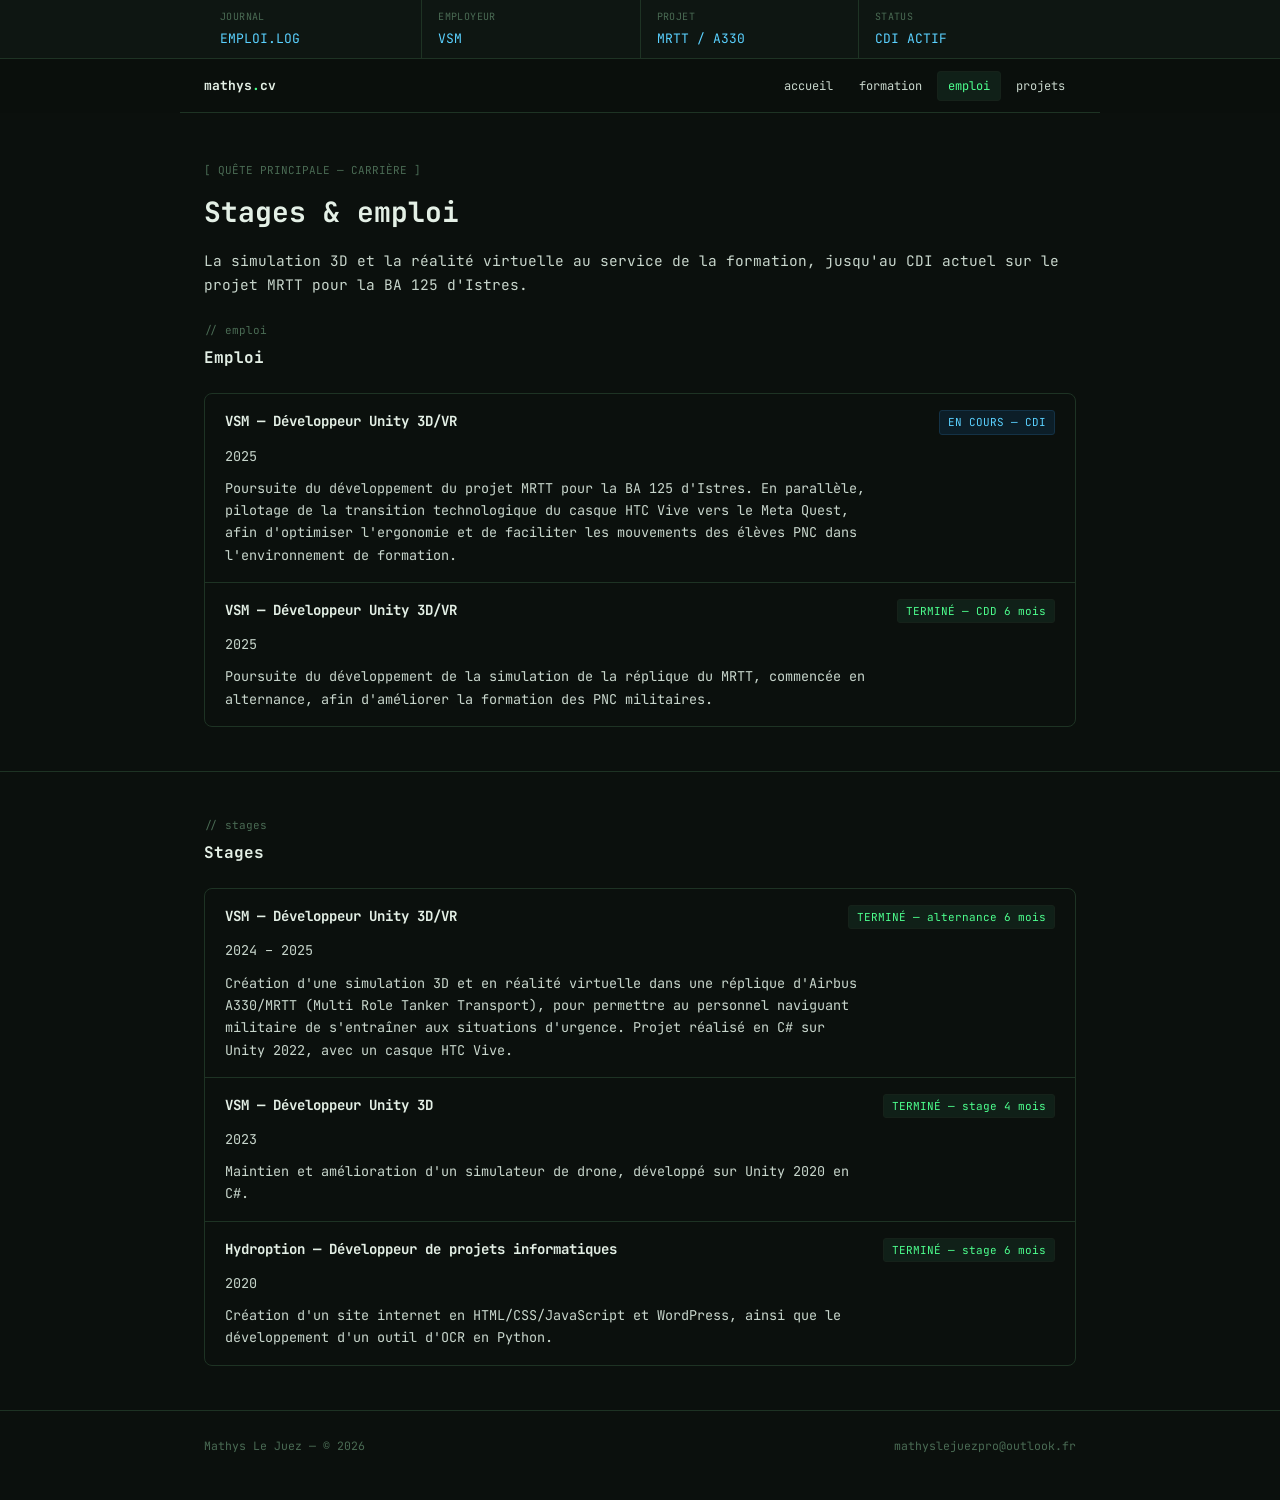
<file: emploi.html>
<!DOCTYPE html>
<html lang="fr">
<head>
<meta charset="UTF-8">
<meta name="viewport" content="width=device-width, initial-scale=1.0">
<title>Emploi — Mathys Le Juez</title>
<link rel="stylesheet" href="style.css">
</head>
<body>

<div class="statbar">
  <div class="wrap">
    <div class="stat-cell"><div class="stat-label">JOURNAL</div><div class="stat-value">EMPLOI.LOG</div></div>
    <div class="stat-cell"><div class="stat-label">EMPLOYEUR</div><div class="stat-value">VSM</div></div>
    <div class="stat-cell"><div class="stat-label">PROJET</div><div class="stat-value">MRTT / A330</div></div>
    <div class="stat-cell"><div class="stat-label">STATUS</div><div class="stat-value">CDI ACTIF</div></div>
  </div>
</div>

<header>
  <div class="nav-inner">
    <div class="logo">mathys<span>.</span>cv</div>
    <nav>
      <ul>
        <li><a href="index.html">accueil</a></li>
        <li><a href="formation.html">formation</a></li>
        <li><a href="emploi.html">emploi</a></li>
        <li><a href="projets.html">projets</a></li>
      </ul>
    </nav>
  </div>
</header>

<main>
  <section class="hero" style="padding-bottom:24px">
    <div class="wrap">
      <p class="save-tag">[ QUÊTE PRINCIPALE — CARRIÈRE ]</p>
      <h1 class="name" style="font-size:clamp(22px,3.5vw,28px)">Stages &amp; emploi</h1>
      <p class="about-text" style="padding:14px 0 0;border:none">La simulation 3D et la réalité virtuelle au service de la formation, jusqu'au CDI actuel sur le projet MRTT pour la BA 125 d'Istres.</p>
    </div>
  </section>

  <section style="border-top:none;padding-top:0">
    <div class="wrap">
      <p class="section-label">// emploi</p>
      <h2 class="section-title">Emploi</h2>
      <div class="quest-log">

        <div class="quest-item">
          <div class="quest-top">
            <span class="quest-title">VSM — Développeur Unity 3D/VR</span>
            <span class="quest-status active">EN COURS — CDI</span>
          </div>
          <p class="quest-date">2025</p>
          <p>Poursuite du développement du projet MRTT pour la BA 125 d'Istres. En parallèle, pilotage de la transition technologique du casque HTC Vive vers le Meta Quest, afin d'optimiser l'ergonomie et de faciliter les mouvements des élèves PNC dans l'environnement de formation.</p>
        </div>

        <div class="quest-item">
          <div class="quest-top">
            <span class="quest-title">VSM — Développeur Unity 3D/VR</span>
            <span class="quest-status done">TERMINÉ — CDD 6 mois</span>
          </div>
          <p class="quest-date">2025</p>
          <p>Poursuite du développement de la simulation de la réplique du MRTT, commencée en alternance, afin d'améliorer la formation des PNC militaires.</p>
        </div>

      </div>
    </div>
  </section>

  <section>
    <div class="wrap">
      <p class="section-label">// stages</p>
      <h2 class="section-title">Stages</h2>
      <div class="quest-log">

        <div class="quest-item">
          <div class="quest-top">
            <span class="quest-title">VSM — Développeur Unity 3D/VR</span>
            <span class="quest-status done">TERMINÉ — alternance 6 mois</span>
          </div>
          <p class="quest-date">2024 – 2025</p>
          <p>Création d'une simulation 3D et en réalité virtuelle dans une réplique d'Airbus A330/MRTT (Multi Role Tanker Transport), pour permettre au personnel naviguant militaire de s'entraîner aux situations d'urgence. Projet réalisé en C# sur Unity 2022, avec un casque HTC Vive.</p>
        </div>

        <div class="quest-item">
          <div class="quest-top">
            <span class="quest-title">VSM — Développeur Unity 3D</span>
            <span class="quest-status done">TERMINÉ — stage 4 mois</span>
          </div>
          <p class="quest-date">2023</p>
          <p>Maintien et amélioration d'un simulateur de drone, développé sur Unity 2020 en C#.</p>
        </div>

        <div class="quest-item">
          <div class="quest-top">
            <span class="quest-title">Hydroption — Développeur de projets informatiques</span>
            <span class="quest-status done">TERMINÉ — stage 6 mois</span>
          </div>
          <p class="quest-date">2020</p>
          <p>Création d'un site internet en HTML/CSS/JavaScript et WordPress, ainsi que le développement d'un outil d'OCR en Python.</p>
        </div>

      </div>
    </div>
  </section>
</main>

<footer>
  <div class="wrap">
    <span>Mathys Le Juez — © 2026</span>
    <span><a href="mailto:mathyslejuezpro@outlook.fr">mathyslejuezpro@outlook.fr</a></span>
  </div>
</footer>

<script src="script.js"></script>
</body>
</html>
</file>
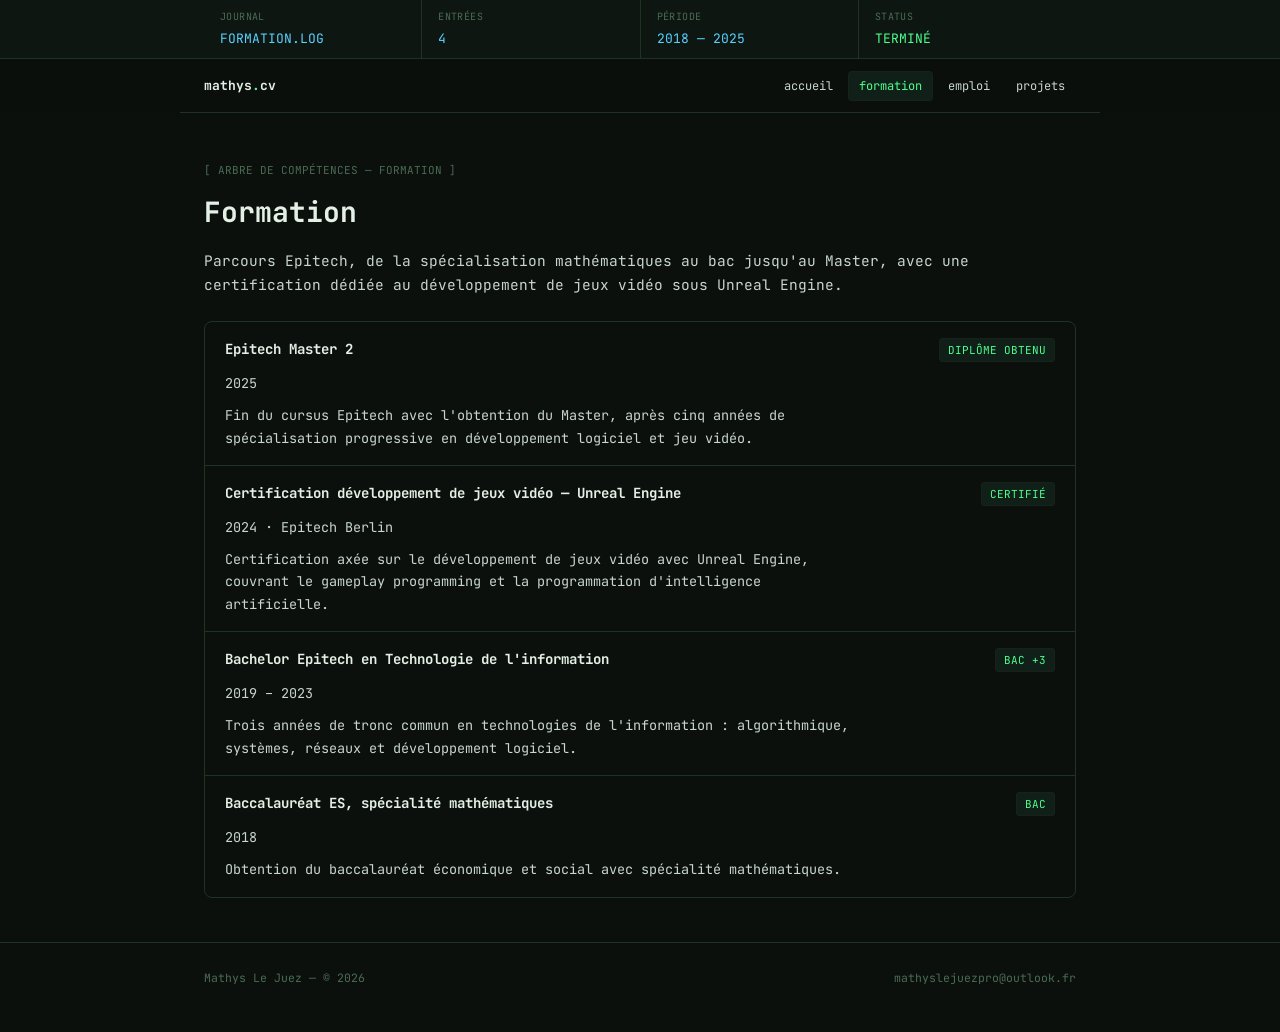
<file: formation.html>
<!DOCTYPE html>
<html lang="fr">
<head>
<meta charset="UTF-8">
<meta name="viewport" content="width=device-width, initial-scale=1.0">
<title>Formation — Mathys Le Juez</title>
<link rel="stylesheet" href="style.css">
</head>
<body>

<div class="statbar">
  <div class="wrap">
    <div class="stat-cell"><div class="stat-label">JOURNAL</div><div class="stat-value">FORMATION.LOG</div></div>
    <div class="stat-cell"><div class="stat-label">ENTRÉES</div><div class="stat-value">4</div></div>
    <div class="stat-cell"><div class="stat-label">PÉRIODE</div><div class="stat-value">2018 — 2025</div></div>
    <div class="stat-cell"><div class="stat-label">STATUS</div><div class="stat-value ok">TERMINÉ</div></div>
  </div>
</div>

<header>
  <div class="nav-inner">
    <div class="logo">mathys<span>.</span>cv</div>
    <nav>
      <ul>
        <li><a href="index.html">accueil</a></li>
        <li><a href="formation.html">formation</a></li>
        <li><a href="emploi.html">emploi</a></li>
        <li><a href="projets.html">projets</a></li>
      </ul>
    </nav>
  </div>
</header>

<main>
  <section class="hero" style="padding-bottom:24px">
    <div class="wrap">
      <p class="save-tag">[ ARBRE DE COMPÉTENCES — FORMATION ]</p>
      <h1 class="name" style="font-size:clamp(22px,3.5vw,28px)">Formation</h1>
      <p class="about-text" style="padding:14px 0 0;border:none">Parcours Epitech, de la spécialisation mathématiques au bac jusqu'au Master, avec une certification dédiée au développement de jeux vidéo sous Unreal Engine.</p>
    </div>
  </section>

  <section style="border-top:none;padding-top:0">
    <div class="wrap">
      <div class="quest-log">

        <div class="quest-item">
          <div class="quest-top">
            <span class="quest-title">Epitech Master 2</span>
            <span class="quest-status done">DIPLÔME OBTENU</span>
          </div>
          <p class="quest-date">2025</p>
          <p>Fin du cursus Epitech avec l'obtention du Master, après cinq années de spécialisation progressive en développement logiciel et jeu vidéo.</p>
        </div>

        <div class="quest-item">
          <div class="quest-top">
            <span class="quest-title">Certification développement de jeux vidéo — Unreal Engine</span>
            <span class="quest-status done">CERTIFIÉ</span>
          </div>
          <p class="quest-date">2024 · Epitech Berlin</p>
          <p>Certification axée sur le développement de jeux vidéo avec Unreal Engine, couvrant le gameplay programming et la programmation d'intelligence artificielle.</p>
        </div>

        <div class="quest-item">
          <div class="quest-top">
            <span class="quest-title">Bachelor Epitech en Technologie de l'information</span>
            <span class="quest-status done">BAC +3</span>
          </div>
          <p class="quest-date">2019 – 2023</p>
          <p>Trois années de tronc commun en technologies de l'information : algorithmique, systèmes, réseaux et développement logiciel.</p>
        </div>

        <div class="quest-item">
          <div class="quest-top">
            <span class="quest-title">Baccalauréat ES, spécialité mathématiques</span>
            <span class="quest-status done">BAC</span>
          </div>
          <p class="quest-date">2018</p>
          <p>Obtention du baccalauréat économique et social avec spécialité mathématiques.</p>
        </div>

      </div>
    </div>
  </section>
</main>

<footer>
  <div class="wrap">
    <span>Mathys Le Juez — © 2026</span>
    <span><a href="mailto:mathyslejuezpro@outlook.fr">mathyslejuezpro@outlook.fr</a></span>
  </div>
</footer>

<script src="script.js"></script>
</body>
</html>
</file>
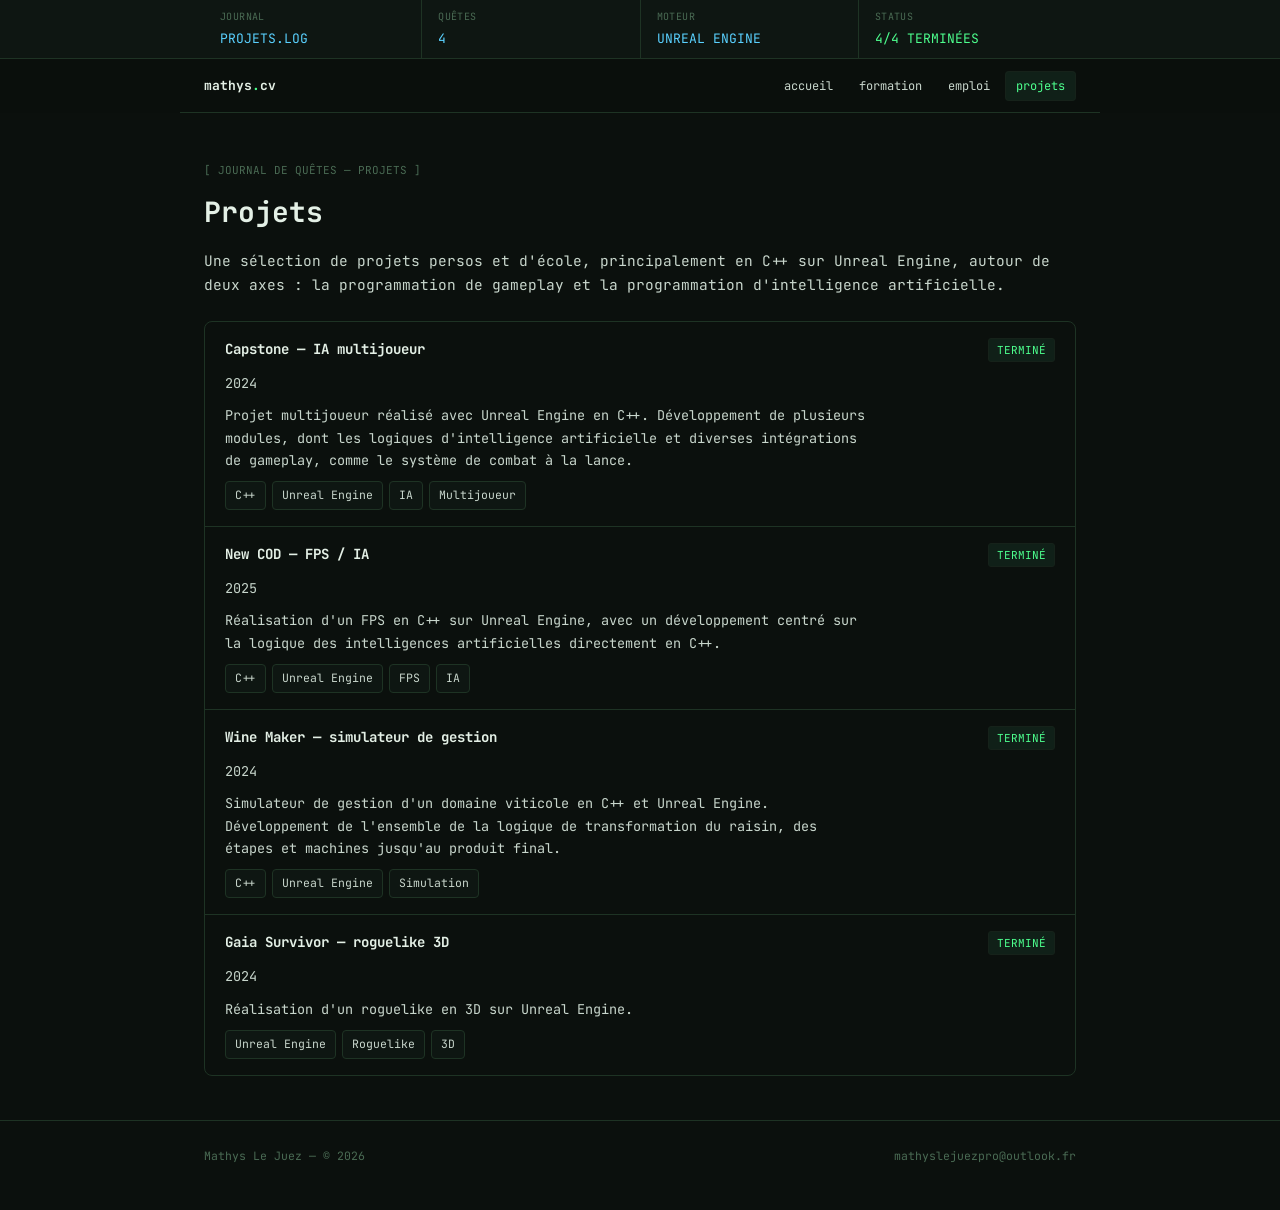
<file: projets.html>
<!DOCTYPE html>
<html lang="fr">
<head>
<meta charset="UTF-8">
<meta name="viewport" content="width=device-width, initial-scale=1.0">
<title>Projets — Mathys Le Juez</title>
<link rel="stylesheet" href="style.css">
</head>
<body>

<div class="statbar">
  <div class="wrap">
    <div class="stat-cell"><div class="stat-label">JOURNAL</div><div class="stat-value">PROJETS.LOG</div></div>
    <div class="stat-cell"><div class="stat-label">QUÊTES</div><div class="stat-value">4</div></div>
    <div class="stat-cell"><div class="stat-label">MOTEUR</div><div class="stat-value">UNREAL ENGINE</div></div>
    <div class="stat-cell"><div class="stat-label">STATUS</div><div class="stat-value ok">4/4 TERMINÉES</div></div>
  </div>
</div>

<header>
  <div class="nav-inner">
    <div class="logo">mathys<span>.</span>cv</div>
    <nav>
      <ul>
        <li><a href="index.html">accueil</a></li>
        <li><a href="formation.html">formation</a></li>
        <li><a href="emploi.html">emploi</a></li>
        <li><a href="projets.html">projets</a></li>
      </ul>
    </nav>
  </div>
</header>

<main>
  <section class="hero" style="padding-bottom:24px">
    <div class="wrap">
      <p class="save-tag">[ JOURNAL DE QUÊTES — PROJETS ]</p>
      <h1 class="name" style="font-size:clamp(22px,3.5vw,28px)">Projets</h1>
      <p class="about-text" style="padding:14px 0 0;border:none">Une sélection de projets persos et d'école, principalement en C++ sur Unreal Engine, autour de deux axes : la programmation de gameplay et la programmation d'intelligence artificielle.</p>
    </div>
  </section>

  <section style="border-top:none;padding-top:0">
    <div class="wrap">
      <div class="quest-log">

        <div class="quest-item">
          <div class="quest-top">
            <span class="quest-title">Capstone — IA multijoueur</span>
            <span class="quest-status done">TERMINÉ</span>
          </div>
          <p class="quest-date">2024</p>
          <p>Projet multijoueur réalisé avec Unreal Engine en C++. Développement de plusieurs modules, dont les logiques d'intelligence artificielle et diverses intégrations de gameplay, comme le système de combat à la lance.</p>
          <div class="tag-row">
            <span class="tag">C++</span><span class="tag">Unreal Engine</span><span class="tag">IA</span><span class="tag">Multijoueur</span>
          </div>
        </div>

        <div class="quest-item">
          <div class="quest-top">
            <span class="quest-title">New COD — FPS / IA</span>
            <span class="quest-status done">TERMINÉ</span>
          </div>
          <p class="quest-date">2025</p>
          <p>Réalisation d'un FPS en C++ sur Unreal Engine, avec un développement centré sur la logique des intelligences artificielles directement en C++.</p>
          <div class="tag-row">
            <span class="tag">C++</span><span class="tag">Unreal Engine</span><span class="tag">FPS</span><span class="tag">IA</span>
          </div>
        </div>

        <div class="quest-item">
          <div class="quest-top">
            <span class="quest-title">Wine Maker — simulateur de gestion</span>
            <span class="quest-status done">TERMINÉ</span>
          </div>
          <p class="quest-date">2024</p>
          <p>Simulateur de gestion d'un domaine viticole en C++ et Unreal Engine. Développement de l'ensemble de la logique de transformation du raisin, des étapes et machines jusqu'au produit final.</p>
          <div class="tag-row">
            <span class="tag">C++</span><span class="tag">Unreal Engine</span><span class="tag">Simulation</span>
          </div>
        </div>

        <div class="quest-item">
          <div class="quest-top">
            <span class="quest-title">Gaia Survivor — roguelike 3D</span>
            <span class="quest-status done">TERMINÉ</span>
          </div>
          <p class="quest-date">2024</p>
          <p>Réalisation d'un roguelike en 3D sur Unreal Engine.</p>
          <div class="tag-row">
            <span class="tag">Unreal Engine</span><span class="tag">Roguelike</span><span class="tag">3D</span>
          </div>
        </div>

      </div>
    </div>
  </section>
</main>

<footer>
  <div class="wrap">
    <span>Mathys Le Juez — © 2026</span>
    <span><a href="mailto:mathyslejuezpro@outlook.fr">mathyslejuezpro@outlook.fr</a></span>
  </div>
</footer>

<script src="script.js"></script>
</body>
</html>
</file>
<file: style.css>
@import url('https://fonts.googleapis.com/css2?family=JetBrains+Mono:wght@400;500;700&display=swap');

:root{
  --bg:#0b100d;
  --bg-alt:#0e1612;
  --bg-card:#0e1612;
  --border:#1e3324;
  --border-soft:#16221a;
  --accent:#4dff8e;
  --accent-dim:#2fae63;
  --accent-bg:#102018;
  --cyan:#5ad1ff;
  --cyan-dim:#3a8cb0;
  --text:#e4f0e6;
  --text-dim:#c8d6cc;
  --text-faint:#4a6b54;
  --mono:'JetBrains Mono', 'Courier New', monospace;
  --maxw:920px;
}

*{box-sizing:border-box;margin:0;padding:0}
html{scroll-behavior:smooth}

body{
  background:var(--bg);
  color:var(--text);
  font-family:var(--mono);
  font-size:15px;
  line-height:1.65;
  -webkit-font-smoothing:antialiased;
}

a{color:var(--cyan);text-decoration:none}
a:hover{text-decoration:underline}

.wrap{max-width:var(--maxw);margin:0 auto;padding:0 24px}

/* ===== Top stat bar ===== */
.statbar{
  display:flex;
  border-bottom:1px solid var(--border);
  background:var(--bg-alt);
  overflow-x:auto;
}
.statbar .wrap{display:flex;width:100%;padding:0 24px}
.stat-cell{
  flex:1;
  min-width:120px;
  padding:9px 16px;
  border-right:1px solid var(--border);
}
.stat-cell:last-child{border-right:none}
.stat-label{font-size:10px;color:var(--text-faint);letter-spacing:0.04em}
.stat-value{font-size:13px;color:var(--cyan);margin-top:2px}
.stat-value.ok{color:var(--accent)}

/* ===== Nav ===== */
header{
  position:sticky;
  top:0;
  z-index:50;
  background:rgba(11,16,13,0.95);
  backdrop-filter:blur(6px);
}
.nav-inner{
  max-width:var(--maxw);
  margin:0 auto;
  padding:14px 24px;
  display:flex;
  align-items:center;
  justify-content:space-between;
  gap:16px;
  border-bottom:1px solid var(--border);
  flex-wrap:wrap;
}
.logo{font-size:13px;font-weight:700;color:var(--text)}
.logo span{color:var(--accent)}
nav ul{list-style:none;display:flex;gap:4px;flex-wrap:wrap}
nav a{
  font-size:12px;
  color:var(--text-dim);
  padding:6px 10px;
  border:1px solid transparent;
  border-radius:4px;
}
nav a:hover{color:var(--accent);text-decoration:none;border-color:var(--border)}
nav a.active{color:var(--accent);background:var(--accent-bg);border-color:var(--border-soft)}

/* ===== Hero / save panel ===== */
.hero{padding:48px 0}
.save-tag{font-size:11px;color:var(--text-faint);margin-bottom:10px}
.panel{
  background:var(--bg-card);
  border:1px solid var(--border);
  border-radius:8px;
  overflow:hidden;
}
.panel-head{padding:22px 24px 18px;border-bottom:1px solid var(--border)}
.save-label{font-size:11px;color:var(--text-faint);margin-bottom:6px}
h1.name{font-size:clamp(24px,4vw,30px);font-weight:700;color:var(--text)}
.lvl-line{font-size:13px;color:var(--accent);margin-top:6px}

.about-text{padding:18px 24px;color:var(--text-dim);font-size:14.5px;border-bottom:1px solid var(--border)}

.contact-row{
  display:flex;
  flex-wrap:wrap;
  gap:0;
}
.contact-cell{
  flex:1;
  min-width:180px;
  padding:12px 24px;
  border-right:1px solid var(--border);
  border-top:1px solid var(--border);
  font-size:12.5px;
  color:var(--text-dim);
}
.contact-cell:last-child{border-right:none}
.contact-cell i{color:var(--accent-dim);margin-right:6px;font-size:13px}
.contact-row:first-child .contact-cell{border-top:none}

/* ===== Sections ===== */
section{padding:44px 0}
section + section{border-top:1px solid var(--border)}
.section-label{font-size:11px;color:var(--text-faint);margin-bottom:6px}
.section-title{font-size:16px;font-weight:700;color:var(--text);margin-bottom:22px}

/* ===== XP bars (skills) ===== */
.xp-row{margin-bottom:14px}
.xp-row:last-child{margin-bottom:0}
.xp-top{display:flex;justify-content:space-between;font-size:12.5px;color:var(--text-dim);margin-bottom:5px}
.xp-top .val{color:var(--cyan)}
.xp-track{height:6px;background:var(--border-soft);border-radius:3px;overflow:hidden}
.xp-fill{height:100%;background:var(--accent);border-radius:3px}

.skills-grid{display:grid;grid-template-columns:repeat(auto-fit,minmax(240px,1fr));gap:18px}
.skill-block{background:var(--bg-card);border:1px solid var(--border);border-radius:8px;padding:18px 20px}
.skill-block h3{font-size:11px;color:var(--text-faint);text-transform:uppercase;letter-spacing:0.05em;margin-bottom:14px}
.tag-row{display:flex;flex-wrap:wrap;gap:6px;margin-top:10px}
.tag{font-size:11.5px;color:var(--text-dim);background:var(--bg-alt);border:1px solid var(--border);padding:4px 9px;border-radius:4px}

/* ===== Quest log (timeline / projects) ===== */
.quest-log{border:1px solid var(--border);border-radius:8px;overflow:hidden}
.quest-item{
  padding:16px 20px;
  border-bottom:1px solid var(--border);
}
.quest-item:last-child{border-bottom:none}
.quest-top{display:flex;justify-content:space-between;align-items:baseline;gap:12px;flex-wrap:wrap}
.quest-title{font-size:14px;color:var(--text);font-weight:700}
.quest-status{font-size:11px;padding:2px 8px;border-radius:3px;white-space:nowrap}
.quest-status.done{color:var(--accent);background:var(--accent-bg);border:1px solid var(--border-soft)}
.quest-status.active{color:var(--cyan);background:#0c1e28;border:1px solid #143246}
.quest-date{font-size:11.5px;color:var(--text-faint);margin-top:3px}
.quest-item p{color:var(--text-dim);font-size:13.5px;margin-top:10px;max-width:640px}

/* ===== Cards (projects extra) ===== */
.card-grid{display:grid;grid-template-columns:repeat(auto-fit,minmax(260px,1fr));gap:16px}
.card{background:var(--bg-card);border:1px solid var(--border);border-radius:8px;padding:18px 20px;transition:border-color .15s ease}
.card:hover{border-color:var(--accent-dim)}
.card-head{display:flex;justify-content:space-between;align-items:baseline;gap:10px;margin-bottom:8px}
.card-head h3{font-size:14px;color:var(--text)}
.card-year{font-size:11px;color:var(--text-faint)}
.card p{color:var(--text-dim);font-size:13.5px;margin-bottom:10px}

/* ===== Footer ===== */
footer{border-top:1px solid var(--border);padding:26px 0 44px}
footer .wrap{display:flex;flex-wrap:wrap;justify-content:space-between;gap:12px;font-size:11.5px;color:var(--text-faint)}
footer a{color:var(--text-faint)}
footer a:hover{color:var(--accent)}

.btn{
  display:inline-block;
  font-size:12.5px;
  color:var(--accent);
  border:1px solid var(--border-soft);
  background:var(--accent-bg);
  padding:9px 16px;
  border-radius:4px;
}
.btn:hover{text-decoration:none;border-color:var(--accent-dim)}

@media(max-width:640px){
  .nav-inner{flex-direction:column;align-items:flex-start;gap:10px}
  .statbar .wrap{padding:0 16px}
  .wrap{padding:0 16px}
  .hero{padding:34px 0}
  section{padding:34px 0}
}

:focus-visible{outline:2px solid var(--accent);outline-offset:2px}
</file>
